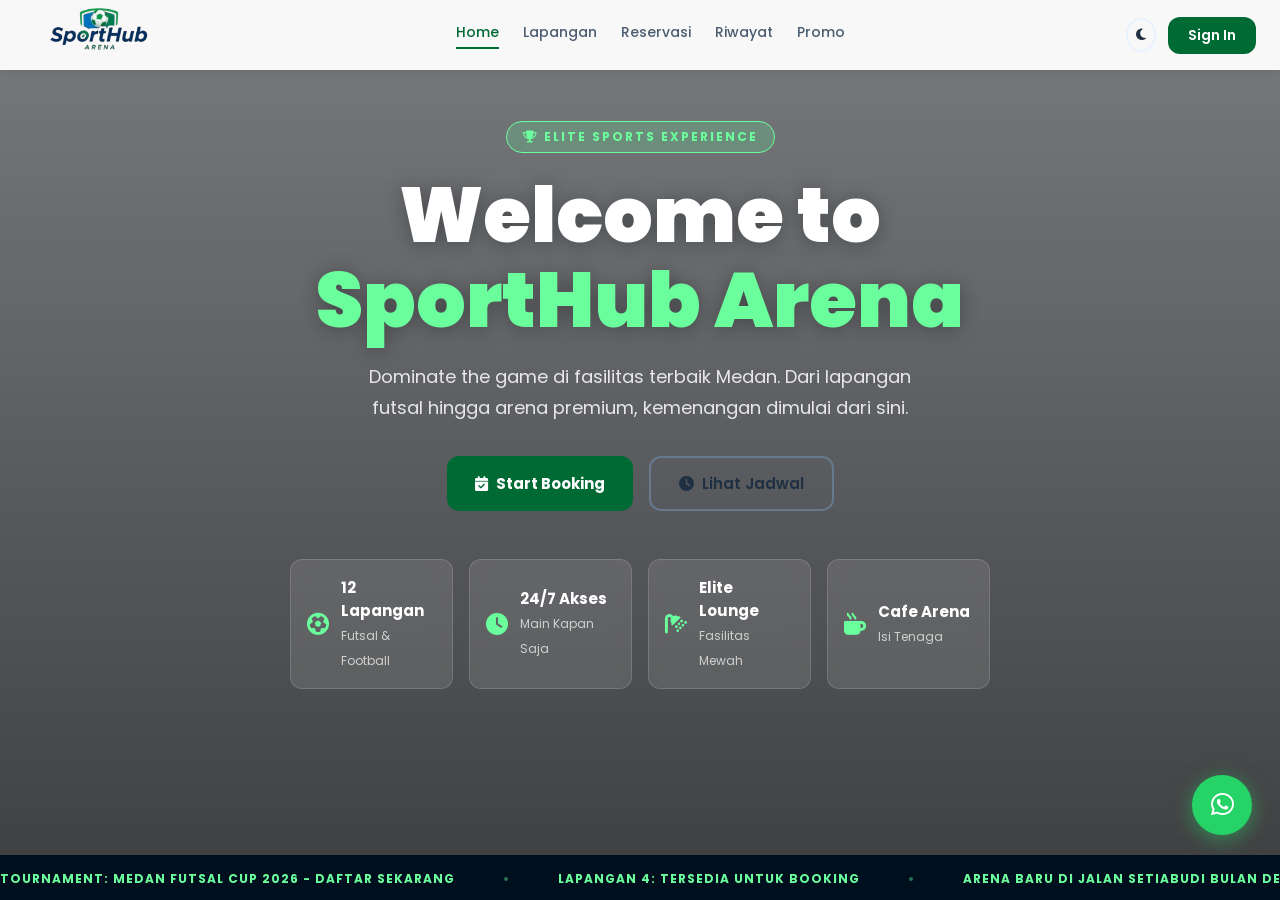
<file: index.html>
<!DOCTYPE html>
<html lang="id">

<head>
    <meta charset="UTF-8">
    <meta name="viewport" content="width=device-width, initial-scale=1.0">
    <title>SportHub Arena - Home</title>
    <link rel="stylesheet" href="css/style.css">
    <link href="https://fonts.googleapis.com/css2?family=Poppins:wght@300;400;600;700;800;900&display=swap"
        rel="stylesheet">
    <link href="https://cdnjs.cloudflare.com/ajax/libs/font-awesome/6.5.0/css/all.min.css" rel="stylesheet">
</head>

<body class="welcome-page">

    <!-- Background Slideshow -->
    <div class="bg-slideshow">
        <div class="bg-slide active"
            style="background-image: url('https://images.unsplash.com/photo-1574629810360-7efbbe195018?w=1920&q=80');">
        </div>
        <div class="bg-slide"
            style="background-image: url('https://images.unsplash.com/photo-1546519638-68e109498ffc?w=1920&q=80');">
        </div>
        <div class="bg-slide"
            style="background-image: url('https://images.unsplash.com/photo-1612872087720-bb876e2e67d1?w=1920&q=80');">
        </div>
        <div class="bg-slide"
            style="background-image: url('https://images.unsplash.com/photo-1626224583764-f87db24ac4ea?w=1920&q=80');">
        </div>
        <div class="overlay"></div>
    </div>

    <header>
    <!-- Navbar -->
    <nav class="navbar">
        <div class="nav-brand">
            <img src="asset/logo.png" alt="Logo" width="50">
        </div>
        <div class="nav-links">
            <a href="index.html" class="active">Home</a>
            <a href="fields.html">Lapangan</a>
            <a href="reservasi.html">Reservasi</a>
            <a href="riwayat.html">Riwayat</a>
            <a href="home.html#promo">Promo</a>
        </div>
        <div class="nav-actions">
            <button class="btn-dark-toggle" onclick="toggleDark()" title="Toggle Dark Mode">
                <i class="fas fa-moon" id="dark-icon"></i>
            </button>
            <a href="login.html" class="btn-signin">Sign In</a>
            <button class="hamburger" onclick="toggleMenu()" id="hamburger">
                <i class="fas fa-bars"></i>
            </button>
        </div>
    </nav>

    <!-- Mobile Menu -->
    <div class="mobile-menu" id="mobileMenu">
        <a href="index.html">Home</a>
        <a href="fields.html">Lapangan</a>
        <a href="reservasi.html">Reservasi</a>
        <a href="riwayat.html">Riwayat</a>
        <a href="home.html#promo">Promo</a>
        <a href="login.html">Sign In</a>
    </div>

    </header>

    <main>
    <!-- Hero Content -->
    <div class="hero-content">
        <span class="badge-label animate-fadein"><i class="fas fa-trophy"></i> Elite Sports Experience</span>

        <h1 class="hero-title animate-slideup">
            Welcome to <br>
            <span class="text-green">SportHub Arena</span>
        </h1>

        <p class="hero-desc animate-slideup delay-1">
            Dominate the game di fasilitas terbaik Medan. Dari lapangan futsal hingga arena premium, kemenangan dimulai
            dari sini.
        </p>

        <div class="hero-buttons animate-slideup delay-2">
            <a href="login.html" class="btn-primary">
                <i class="fas fa-calendar-check"></i> Start Booking
            </a>
            <a href="home.html" class="btn-outline">
                <i class="fas fa-clock"></i> Lihat Jadwal
            </a>
        </div>

        <!-- Stats -->
        <div class="hero-stats animate-fadein delay-3">
            <div class="stat-item">
                <i class="fas fa-futbol"></i>
                <div>
                    <strong>12 Lapangan</strong>
                    <span>Futsal & Football</span>
                </div>
            </div>
            <div class="stat-item">
                <i class="fas fa-clock"></i>
                <div>
                    <strong>24/7 Akses</strong>
                    <span>Main Kapan Saja</span>
                </div>
            </div>
            <div class="stat-item">
                <i class="fas fa-shower"></i>
                <div>
                    <strong>Elite Lounge</strong>
                    <span>Fasilitas Mewah</span>
                </div>
            </div>
            <div class="stat-item">
                <i class="fas fa-mug-hot"></i>
                <div>
                    <strong>Cafe Arena</strong>
                    <span>Isi Tenaga</span>
                </div>
            </div>
        </div>
    </div>

    <!-- Ticker Bar -->
    <div class="ticker-bar">
                <div class="ticker-content">
            <span>TOURNAMENT: MEDAN FUTSAL CUP 2026 - DAFTAR SEKARANG</span>
            <span class="dot">&bull;</span>
            <span>LAPANGAN 4: TERSEDIA UNTUK BOOKING</span>
            <span class="dot">&bull;</span>
            <span>ARENA BARU DI JALAN SETIABUDI BULAN DEPAN</span>
            <span class="dot">&bull;</span>
            <span>PROMO: DISKON 20% SLOT PAGI (06:00 - 10:00)</span>
            <span class="dot">&bull;</span>
            <span>TOURNAMENT: MEDAN FUTSAL CUP 2026 - DAFTAR SEKARANG</span>
            <span class="dot">&bull;</span>
            <span>LAPANGAN 4: TERSEDIA UNTUK BOOKING</span>
            <span class="dot">&bull;</span>
            <span>ARENA BARU DI JALAN SETIABUDI BULAN DEPAN</span>
            <span class="dot">&bull;</span>
            <span>PROMO: DISKON 20% SLOT PAGI (06:00 - 10:00)</span>
        </div>
    </div>

    </main>

    <!-- FAB Support -->
    <div class="fab-container">
        <button class="fab-btn" title="WhatsApp Support" onclick="window.open('https://wa.me/628123456789')">
            <i class="fab fa-whatsapp"></i>
        </button>
        <span class="fab-tooltip">Chat Support</span>
    </div>

    <script src="js/script.js"></script>
</body>

</html>
</file>
<file: css/style.css>
/* ========================================
   style.css - SportHub Arena
   ======================================== */

:root {
    --hijau: #006a35;
    --hijau-muda: #6bfe9c;
    --hijau-gelap: #004a23;
    --putih: #ffffff;
    --abu-muda: #f2f7ff;
    --abu: #e8f2ff;
    --abu-tua: #66798d;
    --teks: #1e3042;
    --teks-sub: #4b5d70;
    --merah: #b31b25;
    --biru: #006093;
    --shadow: 0 4px 20px rgba(0,0,0,0.1);
    --radius: 12px;
    --radius-besar: 20px;
    --transition: 0.3s ease;
    --navbar-height: 70px;
}

/* ===== Dark Mode ===== */
body.dark {
    --putih: #1a1a2e;
    --abu-muda: #16213e;
    --abu: #0f3460;
    --teks: #e8f2ff;
    --teks-sub: #9cafc5;
    --abu-tua: #9cafc5;
}

/* ===== Reset Dasar ===== */
* {
    margin: 0;
    padding: 0;
    box-sizing: border-box;
}

body {
    font-family: 'Poppins', sans-serif;
    background-color: var(--abu-muda);
    color: var(--teks);
    transition: background-color var(--transition), color var(--transition);
}

a {
    text-decoration: none;
    color: inherit;
}

/* ===================================
   NAVBAR
=================================== */
.navbar {
    position: fixed;
    top: 0;
    left: 0;
    right: 0;
    height: var(--navbar-height);
    background: rgba(255,255,255,0.95);
    backdrop-filter: blur(10px);
    box-shadow: 0 2px 10px rgba(0,0,0,0.08);
    display: flex;
    align-items: center;
    justify-content: space-between;
    padding: 0 24px;
    z-index: 1000;
    transition: background var(--transition);
}

body.dark .navbar {
    background: rgba(22, 33, 62, 0.95);
}

.nav-brand img{
    width: 150px;
    height: auto;
    /* display: flex;
    align-items: center;
    gap: 10px;
    font-size: 20px;
    font-weight: 800;
    color: var(--hijau);
    font-style: italic; */
}

.nav-brand i {
    font-size: 22px;
}

.nav-links {
    display: flex;
    gap: 24px;
}

.nav-links a {
    font-size: 14px;
    font-weight: 500;
    color: var(--teks-sub);
    transition: color var(--transition);
    padding-bottom: 4px;
    border-bottom: 2px solid transparent;
}

.nav-links a:hover,
.nav-links a.active {
    color: var(--hijau);
    border-bottom-color: var(--hijau);
}

.nav-actions {
    display: flex;
    align-items: center;
    gap: 12px;
}

/* Tombol Dark Mode */
.btn-dark-toggle {
    background: none;
    border: 2px solid var(--abu);
    padding: 8px;
    border-radius: 50%;
    cursor: pointer;
    color: var(--teks);
    display: flex;
    align-items: center;
    justify-content: center;
    transition: all var(--transition);
}

.btn-dark-toggle:hover {
    background: var(--hijau);
    color: white;
    border-color: var(--hijau);
}

/* Tombol Sign In */
.btn-signin {
    background: var(--hijau);
    color: white;
    padding: 8px 20px;
    border-radius: var(--radius);
    font-size: 14px;
    font-weight: 600;
    transition: all var(--transition);
}

.btn-signin:hover {
    background: var(--hijau-gelap);
}

/* Hamburger Menu */
.hamburger {
    display: none;
    background: none;
    border: none;
    font-size: 22px;
    cursor: pointer;
    color: var(--teks);
}

/* Mobile Menu */
.mobile-menu {
    display: none;
    position: fixed;
    top: var(--navbar-height);
    left: 0;
    right: 0;
    background: var(--putih);
    padding: 20px;
    box-shadow: var(--shadow);
    z-index: 999;
    flex-direction: column;
    gap: 8px;
}

.mobile-menu a {
    padding: 12px 16px;
    border-radius: var(--radius);
    font-weight: 500;
    color: var(--teks);
    transition: all var(--transition);
}

.mobile-menu a:hover {
    background: var(--abu);
    color: var(--hijau);
}

.mobile-menu.open {
    display: flex;
}

/* Search Bar di Navbar */
.search-bar {
    display: flex;
    align-items: center;
    gap: 8px;
    background: var(--abu);
    border-radius: 100px;
    padding: 8px 16px;
}

.search-bar input {
    border: none;
    background: none;
    outline: none;
    font-size: 13px;
    width: 180px;
    color: var(--teks);
}

.search-bar i {
    color: var(--abu-tua);
    font-size: 14px;
}

/* User Menu Dropdown */
.user-menu {
    display: flex;
    align-items: center;
    gap: 8px;
    cursor: pointer;
    padding: 6px 12px;
    border-radius: 100px;
    border: 2px solid var(--abu);
    position: relative;
    transition: all var(--transition);
}

.user-menu:hover {
    border-color: var(--hijau);
}

.user-avatar {
    width: 32px;
    height: 32px;
    border-radius: 50%;
    background: var(--hijau-muda);
    display: flex;
    align-items: center;
    justify-content: center;
    color: var(--hijau);
    font-size: 14px;
}

.user-name {
    font-size: 13px;
    font-weight: 600;
}

.dropdown-menu {
    display: none;
    position: absolute;
    top: calc(100% + 10px);
    right: 0;
    background: var(--putih);
    border-radius: var(--radius);
    box-shadow: var(--shadow);
    min-width: 180px;
    overflow: hidden;
    border: 1px solid var(--abu);
}

.dropdown-menu.show {
    display: block;
}

.dropdown-menu a {
    display: flex;
    align-items: center;
    gap: 10px;
    padding: 12px 16px;
    font-size: 13px;
    font-weight: 500;
    color: var(--teks);
    transition: all var(--transition);
}

.dropdown-menu a:hover {
    background: var(--abu);
    color: var(--hijau);
}

/* ===================================
   TOMBOL UMUM
=================================== */
.btn-primary {
    display: inline-flex;
    align-items: center;
    gap: 8px;
    background: var(--hijau);
    color: white;
    padding: 14px 28px;
    border-radius: var(--radius);
    font-size: 15px;
    font-weight: 700;
    border: none;
    cursor: pointer;
    transition: all var(--transition);
    text-decoration: none;
}

.btn-primary:hover {
    background: var(--hijau-gelap);
    transform: translateY(-2px);
    box-shadow: 0 8px 20px rgba(0,106,53,0.3);
}

.btn-primary:active {
    transform: scale(0.97);
}

.btn-outline {
    display: inline-flex;
    align-items: center;
    gap: 8px;
    background: transparent;
    color: var(--teks);
    padding: 14px 28px;
    border-radius: var(--radius);
    font-size: 15px;
    font-weight: 600;
    border: 2px solid var(--abu-tua);
    cursor: pointer;
    transition: all var(--transition);
    text-decoration: none;
}

.btn-outline:hover {
    border-color: var(--hijau);
    color: var(--hijau);
}

/* ===================================
   WELCOME PAGE
=================================== */
.welcome-page {
    min-height: 100vh;
}

/* Slideshow */
.bg-slideshow {
    position: fixed;
    inset: 0;
    z-index: -1;
}

.bg-slide {
    position: absolute;
    inset: 0;
    background-size: cover;
    background-position: center;
    opacity: 0;
    transition: opacity 1.5s ease;
}

.bg-slide.active {
    opacity: 1;
}

.overlay {
    position: absolute;
    inset: 0;
    background: linear-gradient(180deg, rgba(0,0,0,0.5) 0%, rgba(0,0,0,0.75) 100%);
}

/* Hero Content */
.hero-content {
    min-height: calc(100vh - 60px);
    padding-top: calc(var(--navbar-height) + 20px);
    padding-left: 24px;
    padding-right: 24px;
    padding-bottom: 120px;
    display: flex;
    flex-direction: column;
    align-items: center;
    justify-content: center;
    text-align: center;
    max-width: 900px;
    margin: 0 auto;
    box-sizing: border-box;
}

body{
    overflow-x: hidden;
}

.badge-label {
    display: inline-block;
    background: rgba(107, 254, 156, 0.2);
    color: var(--hijau-muda);
    border: 1px solid var(--hijau-muda);
    padding: 6px 16px;
    border-radius: 100px;
    font-size: 12px;
    font-weight: 700;
    letter-spacing: 2px;
    text-transform: uppercase;
    margin-bottom: 20px;
}

.hero-title {
    font-size: clamp(2.5rem, 6vw, 5rem);
    font-weight: 900;
    color: white;
    line-height: 1.1;
    margin-bottom: 20px;
    text-shadow: 0 2px 20px rgba(0,0,0,0.3);
}

.text-green {
    color: var(--hijau-muda);
}

.hero-desc {
    font-size: 18px;
    color: rgba(255,255,255,0.85);
    max-width: 580px;
    line-height: 1.7;
    margin-bottom: 32px;
}

.hero-buttons {
    display: flex;
    gap: 16px;
    flex-wrap: wrap;
    justify-content: center;
    margin-bottom: 48px;
}

.hero-stats {
    display: grid;
    grid-template-columns: repeat(auto-fit, minmax(140px, 1fr));
    gap: 16px;
    width: 100%;
    max-width: 700px;
}

.stat-item {
    background: rgba(255,255,255,0.1);
    backdrop-filter: blur(10px);
    border: 1px solid rgba(255,255,255,0.15);
    border-radius: var(--radius);
    padding: 16px;
    display: flex;
    align-items: center;
    gap: 12px;
    text-align: left;
}

.stat-item i {
    font-size: 22px;
    color: var(--hijau-muda);
}

.stat-item strong {
    display: block;
    color: white;
    font-size: 15px;
}

.stat-item span {
    font-size: 12px;
    color: rgba(255,255,255,0.7);
}

/* Ticker Bar */
.ticker-bar {
    position: fixed;
    bottom: 0;
    left: 0;
    right: 0;
    background: #000f1e;
    padding: 10px 0;
    z-index: 100;
    overflow: hidden;
}

.ticker-content {
    display: inline-flex;
    gap: 48px;
    animation: marquee 35s linear infinite;
    white-space: nowrap;
    color: var(--hijau-muda);
    font-size: 12px;
    font-weight: 700;
    letter-spacing: 1px;
    text-transform: uppercase;
}

.ticker-content .dot {
    color: rgba(107,254,156,0.4);
}

@keyframes marquee {
    from { transform: translateX(0); }
    to { transform: translateX(-50%); }
}

/* ===================================
   ANIMASI
=================================== */
.animate-fadein {
    animation: fadeIn 0.8s ease forwards;
}

.animate-slideup {
    animation: slideUp 0.8s ease forwards;
}

.delay-1 { animation-delay: 0.2s; opacity: 0; }
.delay-2 { animation-delay: 0.4s; opacity: 0; }
.delay-3 { animation-delay: 0.6s; opacity: 0; }

@keyframes fadeIn {
    from { opacity: 0; }
    to { opacity: 1; }
}

@keyframes slideUp {
    from { transform: translateY(40px); opacity: 0; }
    to { transform: translateY(0); opacity: 1; }
}

/* ===================================
   AUTH PAGE (LOGIN / REGISTER)
=================================== */
.auth-page {
    min-height: 100vh;
}

.auth-main {
    min-height: 100vh;
    padding-top: var(--navbar-height);
    display: flex;
}

/* Kiri: Hero */
.auth-hero {
    flex: 1;
    position: relative;
    display: none;
    overflow: hidden;
}

.auth-hero-img {
    width: 100%;
    height: 100%;
    object-fit: cover;
}

.auth-hero-overlay {
    position: absolute;
    inset: 0;
    background: linear-gradient(to top, rgba(0,60,30,0.9) 0%, rgba(0,60,30,0.4) 100%);
    display: flex;
    flex-direction: column;
    justify-content: flex-end;
    padding: 48px;
    color: white;
}

.auth-hero-overlay h2 {
    font-size: 42px;
    font-weight: 900;
    line-height: 1.1;
    margin-bottom: 16px;
    font-style: italic;
}

.auth-hero-overlay p {
    font-size: 16px;
    opacity: 0.85;
    max-width: 380px;
    line-height: 1.7;
    margin-bottom: 32px;
}

.auth-hero-stats {
    display: flex;
    gap: 16px;
}

.auth-stat {
    background: rgba(255,255,255,0.15);
    padding: 16px 24px;
    border-radius: var(--radius);
    display: flex;
    flex-direction: column;
    gap: 4px;
}

.auth-stat .stat-label {
    font-size: 11px;
    text-transform: uppercase;
    letter-spacing: 2px;
    opacity: 0.8;
}

.auth-stat .stat-value {
    font-size: 26px;
    font-weight: 900;
}

/* Kanan: Form */
.auth-form-container {
    width: 100%;
    max-width: 540px;
    background: var(--putih);
    padding: 48px 40px;
    overflow-y: auto;
    display: flex;
    flex-direction: column;
    justify-content: center;
}

/* Auth Views (Tab System) */
.auth-view {
    display: none;
}

.auth-view.active {
    display: flex;
    flex-direction: column;
    gap: 0;
    animation: fadeIn 0.4s ease;
}

/* Tab Login/Register */
.auth-tabs {
    display: flex;
    gap: 0;
    margin-bottom: 32px;
    border-bottom: 2px solid var(--abu);
}

.tab-btn {
    background: none;
    border: none;
    padding: 14px 24px;
    font-size: 16px;
    font-weight: 700;
    font-family: 'Poppins', sans-serif;
    cursor: pointer;
    color: var(--abu-tua);
    border-bottom: 3px solid transparent;
    margin-bottom: -2px;
    transition: all var(--transition);
}

.tab-btn.active {
    color: var(--hijau);
    border-bottom-color: var(--hijau);
}

/* Form Header */
.form-header {
    margin-bottom: 24px;
}

.form-header h2 {
    font-size: 28px;
    font-weight: 800;
    margin-bottom: 6px;
}

.form-header p {
    color: var(--teks-sub);
    font-size: 14px;
}

/* Form Group */
.form-group {
    display: flex;
    flex-direction: column;
    gap: 6px;
    margin-bottom: 16px;
}

.form-group label {
    font-size: 12px;
    font-weight: 700;
    text-transform: uppercase;
    letter-spacing: 1px;
    color: var(--abu-tua);
    display: flex;
    justify-content: space-between;
    align-items: center;
}

/* Input dengan ikon */
.input-icon {
    position: relative;
    display: flex;
    align-items: center;
}

.input-icon > i:first-child {
    position: absolute;
    left: 16px;
    color: var(--abu-tua);
    font-size: 15px;
    pointer-events: none;
}

.input-icon input,
.input-icon textarea {
    width: 100%;
    padding: 14px 16px 14px 44px;
    background: var(--abu);
    border: 2px solid transparent;
    border-radius: var(--radius);
    font-size: 15px;
    font-family: 'Poppins', sans-serif;
    color: var(--teks);
    outline: none;
    transition: border-color var(--transition);
}

.input-icon textarea {
    resize: vertical;
    min-height: 80px;
}

.input-icon input:focus,
.input-icon textarea:focus {
    border-color: var(--hijau);
    background: rgba(0,106,53,0.05);
}

/* Toggle Password */
.toggle-pw {
    position: absolute;
    top: 50%;
    right: 14px;
    transform: translateY(-50%);
    background: none;
    border: none;
    cursor: pointer;
    color: var(--abu-tua);
    font-size: 15px;
    padding: 4px;
}

.toggle-pw:hover {
    color: var(--hijau);
}

/* Sembunyikan ikon mata bawaan browser Edge/IE agar tidak dobel dengan ikon custom */
input[type="password"]::-ms-reveal,
input[type="password"]::-ms-clear {
    display: none;
}

/* Forgot Link */
.forgot-link {
    color: var(--hijau);
    font-size: 12px;
    font-weight: 700;
    text-transform: none;
    letter-spacing: 0;
}

.forgot-link:hover {
    text-decoration: underline;
}

/* Form Row 2 kolom */
.form-row {
    display: grid;
    grid-template-columns: 1fr 1fr;
    gap: 12px;
}

/* Submit Button */
.btn-submit {
    width: 100%;
    padding: 16px;
    background: var(--hijau);
    color: white;
    border: none;
    border-radius: var(--radius);
    font-size: 16px;
    font-weight: 800;
    font-family: 'Poppins', sans-serif;
    cursor: pointer;
    transition: all var(--transition);
    display: flex;
    align-items: center;
    justify-content: center;
    gap: 10px;
    margin-top: 8px;
    letter-spacing: 0.5px;
}

.btn-submit:hover {
    background: var(--hijau-gelap);
    transform: translateY(-2px);
    box-shadow: 0 8px 20px rgba(0,106,53,0.3);
}

.btn-submit:active {
    transform: scale(0.98);
}

/* Notifikasi */
.notif {
    display: flex;
    align-items: center;
    gap: 10px;
    padding: 14px 16px;
    border-radius: var(--radius);
    font-size: 14px;
    font-weight: 600;
    margin-bottom: 16px;
}

.notif.hidden {
    display: none;
}

.notif-error {
    background: rgba(179,27,37,0.1);
    color: var(--merah);
    border: 1px solid rgba(179,27,37,0.3);
}

.notif-success {
    background: rgba(0,106,53,0.1);
    color: var(--hijau);
    border: 1px solid rgba(0,106,53,0.3);
}

/* Divider */
.divider {
    display: flex;
    align-items: center;
    gap: 12px;
    margin: 20px 0;
}

.divider::before,
.divider::after {
    content: '';
    flex: 1;
    height: 1px;
    background: var(--abu);
}

.divider span {
    font-size: 11px;
    font-weight: 700;
    color: var(--abu-tua);
    letter-spacing: 1px;
    white-space: nowrap;
}

/* Social Buttons */
.social-buttons {
    display: grid;
    grid-template-columns: 1fr 1fr;
    gap: 12px;
}

.btn-social {
    display: flex;
    align-items: center;
    justify-content: center;
    gap: 10px;
    padding: 12px;
    border: 2px solid var(--abu);
    border-radius: var(--radius);
    background: var(--putih);
    cursor: pointer;
    font-size: 14px;
    font-weight: 600;
    font-family: 'Poppins', sans-serif;
    color: var(--teks);
    transition: all var(--transition);
}

.btn-social:hover {
    border-color: var(--hijau);
    color: var(--hijau);
}

/* Back Button */
.back-btn {
    display: inline-flex;
    align-items: center;
    gap: 8px;
    background: none;
    border: none;
    font-family: 'Poppins', sans-serif;
    font-size: 14px;
    font-weight: 600;
    color: var(--teks-sub);
    cursor: pointer;
    padding: 0;
    margin-bottom: 24px;
    transition: color var(--transition);
}

.back-btn:hover {
    color: var(--hijau);
}

/* OTP Simulation Box */
.otp-simulation {
    background: rgba(107,254,156,0.1);
    border: 1px solid var(--hijau-muda);
    border-radius: var(--radius);
    padding: 14px 16px;
    display: flex;
    align-items: center;
    gap: 10px;
    font-size: 14px;
    font-weight: 600;
    color: var(--hijau);
    margin-bottom: 16px;
}

/* OTP Input Boxes */
.otp-inputs {
    display: flex;
    gap: 10px;
    justify-content: center;
    margin: 8px 0;
}

.otp-box {
    width: 52px;
    height: 60px;
    text-align: center;
    font-size: 24px;
    font-weight: 800;
    font-family: 'Poppins', sans-serif;
    background: var(--abu);
    border: 2px solid transparent;
    border-radius: var(--radius);
    outline: none;
    color: var(--teks);
    transition: border-color var(--transition);
}

.otp-box:focus {
    border-color: var(--hijau);
    background: rgba(0,106,53,0.05);
}

/* Resend OTP */
.resend-otp {
    text-align: center;
    font-size: 13px;
    color: var(--abu-tua);
    margin-top: 16px;
}

.resend-otp a {
    color: var(--hijau);
    font-weight: 700;
}

/* ===================================
   HOME PAGE
=================================== */
.home-page {
    min-height: 100vh;
}

.home-main {
    padding-top: calc(var(--navbar-height) + 24px);
    padding-bottom: 60px;
    max-width: 1200px;
    margin: 0 auto;
    padding-left: 24px;
    padding-right: 24px;
}

/* Page Header */
.page-header {
    margin-bottom: 32px;
    padding: 32px;
    background: linear-gradient(135deg, var(--hijau), #00a86b);
    border-radius: var(--radius-besar);
    color: white;
}

.page-header h1 {
    font-size: 32px;
    font-weight: 800;
    margin-bottom: 8px;
}

.page-header p {
    font-size: 16px;
    opacity: 0.85;
}

/* Section */
.section {
    margin-bottom: 48px;
}

.section-title {
    font-size: 24px;
    font-weight: 800;
    margin-bottom: 20px;
}

.section-sub {
    font-size: 14px;
    color: var(--teks-sub);
    margin-top: -12px;
    margin-bottom: 20px;
}

.section-header {
    display: flex;
    justify-content: space-between;
    align-items: flex-end;
    margin-bottom: 20px;
}

.link-more {
    font-size: 14px;
    font-weight: 700;
    color: var(--hijau);
    transition: opacity var(--transition);
}

.link-more:hover {
    opacity: 0.7;
}

/* Hero Section Home */
.home-hero{
    position:relative;
    display:grid;
    grid-template-columns:1fr 280px;
    gap:20px;
    margin-bottom:48px;
    align-items:start;
}

/*HERO IMAGE LEFT */
.home-hero-img-wrap{
    position:relative;
    height:400px;
    border-radius:var(--radius-besar);
    overflow:hidden;
}

/* semua gambar ditumpuk */
.home-hero-img{
    position:absolute;
    top:0;
    left:0;
    width:100%;
    height:100%;
    object-fit:cover;
    opacity:0;
    transform:scale(1);
    animation:heroFade 12s infinite ease-in-out;
    will-change: opacity, transform;
}

/* delay tiap gambar */
.home-hero-img:nth-child(1){ animation-delay:0s; }
.home-hero-img:nth-child(2){ animation-delay:3s; }
.home-hero-img:nth-child(3){ animation-delay:6s; }
.home-hero-img:nth-child(4){ animation-delay:9s; }

@keyframes heroFade{

    0%{
        opacity:0;
        transform:scale(1);
    }

    8%{
        opacity:1;
        transform:scale(1.02);
    }

    25%{
        opacity:1;
        transform:scale(1.05);
    }

    33%{
        opacity:0;
        transform:scale(1.08);
    }

    100%{
        opacity:0;
        transform:scale(1.08);
    }
}

/* overlay gelap */
.home-hero-overlay{
    position:absolute;
    inset:0;
    z-index:5;
    background:linear-gradient(to top, rgba(0,0,0,.78) 0%, transparent 60%);
}

/* ===============================
   TEXT DI ATAS GAMBAR
================================= */
.home-hero-text{
    position:absolute;
    left:32px;
    right:20px;
    bottom:22px;
    color:#fff;
    z-index:10;
}

.home-hero-text h1{
    font-size:32px;
    font-weight:800;
    line-height:1.2;
    margin:6px 0;
}

.home-hero-text p{
    font-size:13px;
    opacity:.88;
    max-width:420px;
}

/* Weather Widget */
.weather-container {
  position: relative; 
  z-index: 1;
  overflow: hidden;
}
.weather-widget {
    position:relative;
    background: var(--putih);
    border-radius: var(--radius-besar);
    padding: 24px;
    display: flex;
    flex-direction: column;
    gap: 16px;
    box-shadow: var(--shadow);
    border: 1px solid var(--abu);
}

.weather-top {
    display: flex;
    justify-content: space-between;
    align-items: flex-start;
}

.weather-label {
    font-size: 10px;
    font-weight: 700;
    text-transform: uppercase;
    letter-spacing: 2px;
    color: var(--abu-tua);
}

.weather-top h3 {
    font-size: 18px;
    font-weight: 700;
    margin-top: 4px;
}

.weather-icon {
    font-size: 40px;
    color: var(--hijau);
}

.weather-temp .temp-big {
    font-size: 56px;
    font-weight: 900;
    line-height: 1;
}

.weather-temp .temp-unit {
    font-size: 22px;
    font-weight: 700;
    color: var(--teks-sub);
}

.weather-temp p {
    font-size: 13px;
    color: var(--teks-sub);
    margin-top: 6px;
}

.weather-note {
    background: var(--abu);
    border-radius: var(--radius);
    padding: 12px;
    font-size: 13px;
    color: var(--teks-sub);
    font-style: italic;
    line-height: 1.5;
}

/* Sport Category Cards */
.sport-grid {
    display: grid;
    grid-template-columns: repeat(4, 1fr);
    gap: 16px;
}

.sport-card {
    background: var(--putih);
    border-radius: var(--radius-besar);
    padding: 28px 20px;
    text-align: center;
    cursor: pointer;
    transition: all var(--transition);
    border: 2px solid transparent;
    display: block;
    color: var(--teks);
    text-decoration: none;
}

.sport-card:hover {
    border-color: var(--hijau);
    transform: translateY(-6px);
    box-shadow: 0 12px 30px rgba(0,106,53,0.15);
}

.sport-icon {
    width: 56px;
    height: 56px;
    background: var(--abu);
    border-radius: 16px;
    display: flex;
    align-items: center;
    justify-content: center;
    font-size: 28px;
    margin: 0 auto 16px;
    transition: all var(--transition);
}

.sport-card:hover .sport-icon {
    background: var(--hijau-muda);
}

.sport-card h3 {
    font-size: 17px;
    font-weight: 700;
    margin-bottom: 4px;
}

.sport-card p {
    font-size: 12px;
    color: var(--teks-sub);
    text-transform: uppercase;
    letter-spacing: 1px;
}

/* Field Cards */
.field-grid {
    display: grid;
    grid-template-columns: repeat(auto-fill, minmax(300px, 1fr));
    gap: 24px;
}

.field-card {
    background: var(--putih);
    border-radius: var(--radius-besar);
    overflow: hidden;
    transition: all var(--transition);
    box-shadow: 0 2px 12px rgba(0,0,0,0.06);
}

.field-card:hover {
    transform: translateY(-4px);
    box-shadow: 0 12px 30px rgba(0,0,0,0.12);
}

.field-card-booked {
    opacity: 0.75;
}

.field-card-img {
    height: 200px;
    position: relative;
    overflow: hidden;
}

.field-card-img img {
    width: 100%;
    height: 100%;
    object-fit: cover;
    transition: transform 0.5s ease;
}

.field-card:hover .field-card-img img {
    transform: scale(1.08);
}

.field-badge {
    position: absolute;
    top: 12px;
    left: 12px;
    background: var(--hijau);
    color: white;
    font-size: 11px;
    font-weight: 700;
    padding: 4px 10px;
    border-radius: 100px;
    text-transform: uppercase;
}

.field-rating {
    position: absolute;
    top: 12px;
    right: 12px;
    background: rgba(255,255,255,0.95);
    font-size: 12px;
    font-weight: 700;
    padding: 4px 10px;
    border-radius: 100px;
}

.field-status {
    position: absolute;
    bottom: 12px;
    left: 12px;
    font-size: 12px;
    font-weight: 700;
    padding: 4px 12px;
    border-radius: 100px;
}

.status-available {
    background: rgba(0,200,80,0.15);
    color: #00a050;
    border: 1px solid rgba(0,200,80,0.3);
}

.status-booked {
    background: rgba(200,0,0,0.15);
    color: #cc0000;
    border: 1px solid rgba(200,0,0,0.3);
}

.status-maintenance {
    background: rgba(200,150,0,0.15);
    color: #cc8800;
    border: 1px solid rgba(200,150,0,0.3);
}

.field-card-body {
    padding: 20px;
}

.field-card-body h4 {
    font-size: 18px;
    font-weight: 700;
    margin-bottom: 8px;
}

.field-sport,
.field-location {
    display: flex;
    align-items: center;
    gap: 6px;
    font-size: 13px;
    color: var(--teks-sub);
    margin-bottom: 6px;
}

.field-card-footer {
    display: flex;
    justify-content: space-between;
    align-items: center;
    margin-top: 16px;
    padding-top: 16px;
    border-top: 1px solid var(--abu);
}

.field-price strong {
    font-size: 20px;
    color: var(--hijau);
}

.field-price span {
    font-size: 12px;
    color: var(--teks-sub);
}

.btn-book {
    background: var(--abu);
    color: var(--teks);
    border: none;
    padding: 10px 20px;
    border-radius: var(--radius);
    font-size: 13px;
    font-weight: 700;
    cursor: pointer;
    font-family: 'Poppins', sans-serif;
    transition: all var(--transition);
    text-decoration: none;
    display: inline-block;
}

.btn-book:hover {
    background: var(--hijau);
    color: white;
}

.btn-book-disabled {
    opacity: 0.5;
    cursor: not-allowed;
}

/* Promo Banner */
.promo-banner {
    background: #000f1e;
    border-radius: var(--radius-besar);
    padding: 48px;
    display: grid;
    grid-template-columns: 1fr auto;
    gap: 32px;
    align-items: center;
    position: relative;
    overflow: hidden;
}

.promo-deco {
    position: absolute;
    inset: 0;
    pointer-events: none;
}

.promo-content {
    position: relative;
    z-index: 1;
}

.promo-content h2 {
    font-size: 40px;
    font-weight: 900;
    color: white;
    line-height: 1.2;
    margin: 12px 0;
}

.promo-content p {
    color: rgba(255,255,255,0.6);
    max-width: 400px;
    font-size: 15px;
    line-height: 1.7;
}

.promo-card-wrap {
    position: relative;
    z-index: 1;
}

.promo-card {
    background: rgba(255,255,255,0.1);
    backdrop-filter: blur(12px);
    border: 1px solid rgba(255,255,255,0.1);
    border-radius: var(--radius-besar);
    padding: 28px;
    min-width: 200px;
    transform: rotate(3deg);
}

.promo-card-top {
    display: flex;
    justify-content: space-between;
    color: var(--hijau-muda);
    font-size: 13px;
    font-weight: 700;
    margin-bottom: 24px;
}

.promo-card-top i {
    font-size: 28px;
}

.promo-card-info p {
    font-size: 11px;
    text-transform: uppercase;
    letter-spacing: 2px;
    color: rgba(255,255,255,0.5);
    margin-bottom: 4px;
}

.promo-card-info strong {
    color: white;
    font-size: 17px;
}

.promo-card-code {
    display: flex;
    justify-content: space-between;
    align-items: center;
    margin-top: 20px;
    padding-top: 16px;
    border-top: 1px solid rgba(255,255,255,0.1);
}

.promo-card-code span {
    color: white;
    font-weight: 700;
}

.promo-card-code button {
    background: none;
    border: none;
    color: var(--hijau-muda);
    font-size: 11px;
    font-weight: 800;
    cursor: pointer;
    font-family: 'Poppins', sans-serif;
    letter-spacing: 0.5px;
}

/* Maps */
.map-container {
    border-radius: var(--radius-besar);
    overflow: hidden;
    box-shadow: var(--shadow);
}

.map-actions {
    display: flex;
    align-items: center;
    gap: 16px;
    padding: 20px;
    background: var(--putih);
    flex-wrap: wrap;
}

.map-address {
    display: flex;
    align-items: center;
    gap: 8px;
    font-size: 14px;
    color: var(--teks-sub);
}

.map-address i {
    color: var(--merah);
}

/* ===================================
   FILTER BAR (Fields Page)
=================================== */
.filter-bar {
    display: flex;
    gap: 16px;
    align-items: center;
    flex-wrap: wrap;
    margin-bottom: 24px;
    background: var(--putih);
    padding: 20px;
    border-radius: var(--radius-besar);
    box-shadow: 0 2px 12px rgba(0,0,0,0.05);
}

.filter-search {
    display: flex;
    align-items: center;
    gap: 10px;
    background: var(--abu);
    border-radius: var(--radius);
    padding: 10px 16px;
    flex: 1;
    min-width: 200px;
}

.filter-search input {
    border: none;
    background: none;
    outline: none;
    font-size: 14px;
    font-family: 'Poppins', sans-serif;
    width: 100%;
    color: var(--teks);
}

.filter-search i {
    color: var(--abu-tua);
}

.filter-tabs {
    display: flex;
    gap: 8px;
    flex-wrap: wrap;
}

.filter-tab {
    padding: 10px 18px;
    border-radius: 100px;
    border: 2px solid var(--abu);
    background: var(--putih);
    font-size: 13px;
    font-weight: 600;
    font-family: 'Poppins', sans-serif;
    cursor: pointer;
    color: var(--teks);
    transition: all var(--transition);
}

.filter-tab.active,
.filter-tab:hover {
    background: var(--hijau);
    color: white;
    border-color: var(--hijau);
}

.filter-status select {
    padding: 10px 16px;
    border-radius: var(--radius);
    border: 2px solid var(--abu);
    background: var(--putih);
    font-family: 'Poppins', sans-serif;
    font-size: 13px;
    color: var(--teks);
    cursor: pointer;
    outline: none;
}

.result-count {
    font-size: 13px;
    color: var(--teks-sub);
    margin-bottom: 16px;
}

.empty-state {
    text-align: center;
    padding: 60px 20px;
    color: var(--teks-sub);
}

.empty-state i {
    font-size: 48px;
    margin-bottom: 16px;
    opacity: 0.3;
    display: block;
}

.empty-state p {
    font-size: 16px;
    font-weight: 600;
}

.empty-state.hidden {
    display: none;
}

/* ===================================
   RESERVASI - BOOKING STEPS
=================================== */
.booking-progress {
    display: flex;
    align-items: center;
    justify-content: center;
    gap: 0;
    margin-bottom: 40px;
    padding: 24px;
    background: var(--putih);
    border-radius: var(--radius-besar);
    box-shadow: 0 2px 12px rgba(0,0,0,0.05);
    overflow-x: auto;
}

.step {
    display: flex;
    flex-direction: column;
    align-items: center;
    gap: 8px;
    min-width: 80px;
}

.step-circle {
    width: 44px;
    height: 44px;
    border-radius: 50%;
    background: var(--abu);
    color: var(--abu-tua);
    font-size: 16px;
    font-weight: 800;
    display: flex;
    align-items: center;
    justify-content: center;
    transition: all var(--transition);
    border: 3px solid var(--abu);
}

.step span {
    font-size: 11px;
    font-weight: 600;
    color: var(--abu-tua);
    text-align: center;
    white-space: nowrap;
}

.step.active .step-circle {
    background: var(--hijau);
    color: white;
    border-color: var(--hijau);
    box-shadow: 0 4px 12px rgba(0,106,53,0.4);
}

.step.active span {
    color: var(--hijau);
    font-weight: 700;
}

.step.done .step-circle {
    background: var(--hijau-gelap);
    color: white;
    border-color: var(--hijau-gelap);
}

.step.done .step-circle::before {
    content: '✓';
}

.step.done span {
    color: var(--hijau-gelap);
}

.step-line {
    flex: 1;
    height: 3px;
    background: var(--abu);
    min-width: 20px;
    max-width: 60px;
    margin-bottom: 26px;
    transition: background var(--transition);
}

/* Booking Step Panels */
.booking-step {
    display: none;
}

.booking-step.active {
    display: block;
    animation: fadeIn 0.4s ease;
}

.step-card {
    background: var(--putih);
    border-radius: var(--radius-besar);
    padding: 40px;
    box-shadow: 0 2px 12px rgba(0,0,0,0.05);
}

.step-card h2 {
    font-size: 26px;
    font-weight: 800;
    margin-bottom: 8px;
    display: flex;
    align-items: center;
    gap: 12px;
}

.step-card h2 i {
    color: var(--hijau);
}

.step-desc {
    color: var(--teks-sub);
    font-size: 14px;
    margin-bottom: 28px;
}

/* Sport Select Grid */
.sport-select-grid {
    display: grid;
    grid-template-columns: repeat(4, 1fr);
    gap: 16px;
    margin-bottom: 24px;
}

.sport-select-card {
    background: var(--abu);
    border-radius: var(--radius-besar);
    padding: 32px 16px;
    text-align: center;
    cursor: pointer;
    border: 3px solid transparent;
    transition: all var(--transition);
    display: flex;
    flex-direction: column;
    align-items: center;
    gap: 10px;
}

.sport-select-card span {
    font-size: 40px;
    display: block;
}

.sport-select-card strong {
    font-size: 16px;
    font-weight: 700;
}

.sport-select-card small {
    font-size: 12px;
    color: var(--teks-sub);
}

.sport-select-card:hover {
    border-color: var(--hijau);
    background: rgba(0,106,53,0.05);
}

.sport-select-card.selected {
    border-color: var(--hijau);
    background: rgba(0,106,53,0.08);
}

/* Field Select List (Step 2) */
.field-select-list {
    display: flex;
    flex-direction: column;
    gap: 12px;
    margin-bottom: 24px;
}

.field-select-item {
    display: flex;
    justify-content: space-between;
    align-items: center;
    padding: 16px 20px;
    background: var(--abu);
    border-radius: var(--radius);
    border: 2px solid transparent;
    transition: all var(--transition);
}

.field-select-item.selected {
    border-color: var(--hijau);
    background: rgba(0,106,53,0.06);
}

.field-select-info strong {
    display: block;
    font-size: 15px;
    font-weight: 700;
    margin-bottom: 4px;
}

.field-select-info span {
    font-size: 13px;
    color: var(--hijau);
    font-weight: 600;
}

.btn-select-field {
    padding: 10px 20px;
    background: var(--putih);
    border: 2px solid var(--abu-tua);
    border-radius: var(--radius);
    font-family: 'Poppins', sans-serif;
    font-size: 13px;
    font-weight: 700;
    cursor: pointer;
    color: var(--teks);
    transition: all var(--transition);
}

.btn-select-field:hover,
.btn-select-field.selected {
    background: var(--hijau);
    color: white;
    border-color: var(--hijau);
}

/* Time Slots (Step 3) */
.time-slots {
    display: grid;
    grid-template-columns: repeat(auto-fill, minmax(150px, 1fr));
    gap: 10px;
    margin-bottom: 20px;
}

.slot-hint {
    color: var(--teks-sub);
    font-size: 14px;
    padding: 16px;
    grid-column: 1 / -1;
}

.time-slot {
    padding: 12px 10px;
    background: var(--abu);
    border: 2px solid transparent;
    border-radius: var(--radius);
    font-family: 'Poppins', sans-serif;
    font-size: 13px;
    font-weight: 600;
    cursor: pointer;
    color: var(--teks);
    text-align: center;
    transition: all var(--transition);
    line-height: 1.4;
}

.time-slot:hover:not(:disabled) {
    border-color: var(--hijau);
    background: rgba(0,106,53,0.06);
}

.time-slot.slot-selected {
    background: var(--hijau);
    color: white;
    border-color: var(--hijau);
}

.time-slot.slot-booked {
    background: rgba(200,0,0,0.08);
    color: var(--merah);
    cursor: not-allowed;
    opacity: 0.7;
}

.time-slot.slot-night {
    border-left: 3px solid #334466;
}

/* Price Calculation */
.price-calc {
    background: var(--abu);
    border-radius: var(--radius);
    padding: 20px;
    margin-top: 16px;
}

.price-calc-row {
    display: flex;
    justify-content: space-between;
    align-items: center;
    padding: 8px 0;
    font-size: 14px;
    border-bottom: 1px solid rgba(0,0,0,0.05);
}

.price-calc-row.total {
    border-bottom: none;
    padding-top: 12px;
    font-size: 16px;
    border-top: 2px solid var(--abu-tua);
    margin-top: 4px;
}

.price-red {
    color: var(--merah);
}

/* Step Actions */
.step-actions {
    display: flex;
    gap: 12px;
    justify-content: flex-end;
    margin-top: 32px;
    padding-top: 24px;
    border-top: 1px solid var(--abu);
}

/* Review Card (Step 4) */
.review-card {
    background: var(--abu);
    border-radius: var(--radius-besar);
    overflow: hidden;
    margin-bottom: 24px;
}

.review-item {
    display: flex;
    justify-content: space-between;
    align-items: center;
    padding: 16px 20px;
    border-bottom: 1px solid rgba(0,0,0,0.05);
    font-size: 14px;
}

.review-item:last-child {
    border-bottom: none;
}

.review-item span {
    color: var(--teks-sub);
    display: flex;
    align-items: center;
    gap: 8px;
}

.review-item strong {
    font-weight: 700;
    text-align: right;
}

.review-item.total {
    background: rgba(0,106,53,0.06);
    font-size: 16px;
}

/* Payment Options (Step 5) */
.payment-methods {
    display: grid;
    grid-template-columns: 1fr 1fr;
    gap: 12px;
    margin-bottom: 24px;
}

.payment-option {
    display: flex;
    align-items: center;
    gap: 14px;
    padding: 18px 20px;
    border: 2px solid var(--abu);
    border-radius: var(--radius);
    cursor: pointer;
    background: var(--putih);
    transition: all var(--transition);
}

.payment-option:hover {
    border-color: var(--hijau);
}

.payment-option.selected {
    border-color: var(--hijau);
    background: rgba(0,106,53,0.05);
}

.payment-option i:first-child {
    font-size: 24px;
    color: var(--hijau);
    width: 32px;
}

.payment-option div {
    flex: 1;
}

.payment-option strong {
    display: block;
    font-size: 14px;
    margin-bottom: 2px;
}

.payment-option small {
    font-size: 12px;
    color: var(--teks-sub);
}

.payment-check {
    font-size: 18px;
    color: var(--abu);
    transition: color var(--transition);
}

.payment-option.selected .payment-check {
    color: var(--hijau);
}

.payment-total {
    background: var(--abu);
    border-radius: var(--radius);
    padding: 16px 20px;
    margin-top: 16px;
}

/* Success Screen */
.success-screen {
    text-align: center;
}

.success-icon {
    font-size: 80px;
    color: var(--hijau);
    margin-bottom: 24px;
    animation: bounceIn 0.6s ease;
}

@keyframes bounceIn {
    0% { transform: scale(0); }
    60% { transform: scale(1.2); }
    100% { transform: scale(1); }
}

.success-screen h2 {
    font-size: 32px;
    font-weight: 800;
    margin-bottom: 12px;
    justify-content: center;
}

.success-screen p {
    color: var(--teks-sub);
    margin-bottom: 32px;
    font-size: 15px;
}

.success-detail {
    background: var(--abu);
    border-radius: var(--radius-besar);
    overflow: hidden;
    margin-bottom: 32px;
    text-align: left;
}

/* ===================================
   FOOTER
=================================== */
.footer {
    background: #f8f9fc;
    border-top: 1px solid var(--abu);
    padding: 48px 24px 24px;
    margin-top: 60px;
}

body.dark .footer {
    background: #0f1923;
}

.footer-grid {
    display: grid;
    grid-template-columns: repeat(3, 1fr);
    gap: 32px;
    max-width: 1200px;
    margin: 0 auto 32px;
}

.footer-grid h4 {
    font-size: 16px;
    font-weight: 700;
    margin-bottom: 12px;
}

.footer-grid p {
    font-size: 14px;
    color: var(--abu-tua);
    line-height: 1.7;
}

.footer-title {
    color: var(--hijau) !important;
    font-size: 12px !important;
    text-transform: uppercase;
    letter-spacing: 2px;
}

.footer-grid a {
    display: block;
    font-size: 14px;
    color: var(--abu-tua);
    margin-bottom: 8px;
    transition: color var(--transition);
}

.footer-grid a:hover {
    color: var(--hijau);
}

.footer-social {
    display: flex;
    gap: 10px;
    margin-top: 8px;
}

.footer-social button {
    width: 40px;
    height: 40px;
    border-radius: 50%;
    border: 2px solid var(--abu);
    background: var(--putih);
    cursor: pointer;
    font-size: 16px;
    color: var(--teks);
    transition: all var(--transition);
    display: flex;
    align-items: center;
    justify-content: center;
}

.footer-social button:hover {
    background: var(--hijau);
    color: white;
    border-color: var(--hijau);
}

.footer-bottom {
    text-align: center;
    padding-top: 24px;
    border-top: 1px solid var(--abu);
    font-size: 13px;
    color: var(--abu-tua);
}

/* ===================================
   FAB (Floating Action Button)
=================================== */
.fab-container {
    position: fixed;
    bottom: 28px;
    right: 28px;
    z-index: 200;
    display: flex;
    flex-direction: column;
    align-items: flex-end;
    gap: 8px;
}

.fab-btn {
    width: 60px;
    height: 60px;
    border-radius: 50%;
    background: #25d366;
    color: white;
    border: none;
    font-size: 26px;
    cursor: pointer;
    box-shadow: 0 4px 20px rgba(37,211,102,0.5);
    transition: all var(--transition);
    display: flex;
    align-items: center;
    justify-content: center;
}

.fab-btn:hover {
    transform: scale(1.1) rotate(5deg);
}

.fab-tooltip {
    background: #333;
    color: white;
    font-size: 11px;
    font-weight: 700;
    padding: 6px 12px;
    border-radius: 8px;
    white-space: nowrap;
    opacity: 0;
    transition: opacity var(--transition);
    pointer-events: none;
}

.fab-container:hover .fab-tooltip {
    opacity: 1;
}

/* ===================================
   RESPONSIVE MOBILE
=================================== */
@media (max-width: 1024px) {
    .auth-hero {
        display: block;
    }

    .home-hero {
        grid-template-columns: 1fr;
    }

    .weather-widget {
        margin-top: 0;
    }

    .sport-grid {
        grid-template-columns: repeat(2, 1fr);
    }

    .promo-banner {
        grid-template-columns: 1fr;
    }

    .promo-card-wrap {
        display: flex;
        justify-content: center;
    }
}

@media (max-width: 768px) {
    .nav-links {
        display: none;
    }

    .hamburger {
        display: block;
    }

    .auth-hero {
        display: none;
    }

    .auth-form-container {
        max-width: 100%;
        padding: 32px 24px;
    }

    .form-row {
        grid-template-columns: 1fr;
    }

    .home-hero {
        grid-template-columns: 1fr;
    }

    .home-hero-img-wrap {
        height: 360px;
    }

    .sport-grid {
        grid-template-columns: repeat(2, 1fr);
    }

    .sport-select-grid {
        grid-template-columns: repeat(2, 1fr);
    }

    .payment-methods {
        grid-template-columns: 1fr;
    }

    .booking-progress {
        gap: 8px;
        padding: 16px;
    }

    .step span {
        display: none;
    }

    .step-line {
        min-width: 12px;
    }

    .step-card {
        padding: 24px 20px;
    }

    .footer-grid {
        grid-template-columns: 1fr;
        gap: 24px;
    }

    .promo-content h2 {
        font-size: 28px;
    }

    .promo-banner {
        padding: 32px 24px;
    }

    .search-bar {
        display: none;
    }
}

@media (max-width: 480px) {
    .hero-stats {
        grid-template-columns: 1fr 1fr;
    }

    .otp-inputs {
        gap: 6px;
    }

    .otp-box {
        width: 44px;
        height: 52px;
        font-size: 20px;
    }

    .field-grid {
        grid-template-columns: 1fr;
    }

    .time-slots {
        grid-template-columns: repeat(2, 1fr);
    }

    .step-actions {
        flex-direction: column;
    }

    .btn-primary, .btn-outline {
        justify-content: center;
    }
}
/* ===================================
   DATA TABLE
=================================== */
.data-section {
    background: var(--putih);
    border-radius: var(--radius-besar);
    padding: 28px;
    box-shadow: 0 2px 12px rgba(0,0,0,0.05);
}

.table-toolbar {
    display: flex;
    align-items: center;
    justify-content: space-between;
    gap: 16px;
    margin-bottom: 18px;
    flex-wrap: wrap;
}

.table-toolbar .filter-search {
    max-width: 520px;
}

.table-wrapper {
    width: 100%;
    overflow-x: auto;
    border: 1px solid var(--abu);
    border-radius: var(--radius);
    background: var(--putih);
}

.data-table {
    width: 100%;
    border-collapse: collapse;
    min-width: 840px;
}

.data-table th,
.data-table td {
    padding: 14px 16px;
    text-align: left;
    border-bottom: 1px solid var(--abu);
    font-size: 13px;
    vertical-align: middle;
}

.data-table th {
    background: var(--abu);
    color: var(--teks);
    font-size: 12px;
    text-transform: uppercase;
    letter-spacing: 1px;
    font-weight: 800;
}

.data-table tr:last-child td {
    border-bottom: none;
}

.data-table tbody tr:hover {
    background: rgba(0,106,53,0.04);
}

.btn-small {
    padding: 10px 16px;
    font-size: 13px;
}

.btn-danger-small {
    display: inline-flex;
    align-items: center;
    gap: 6px;
    border: none;
    border-radius: 8px;
    background: rgba(179,27,37,0.1);
    color: var(--merah);
    padding: 8px 12px;
    font-family: 'Poppins', sans-serif;
    font-size: 12px;
    font-weight: 700;
    cursor: pointer;
    white-space: nowrap;
}

.btn-danger-small:hover {
    background: var(--merah);
    color: white;
}

@media (max-width: 768px) {
    .data-section {
        padding: 20px;
    }

    .table-toolbar {
        align-items: stretch;
    }

    .table-toolbar .filter-search,
    .table-toolbar .btn-outline {
        width: 100%;
        max-width: none;
        justify-content: center;
    }
}

.sport-choice-icon {
    font-size: 40px;
    color: var(--hijau);
    display: block;
    margin-bottom: 4px;
}

.sport-icon i {
    font-size: 34px;
    color: var(--hijau);
}

.field-rating i {
    color: #f5b301;
    margin-right: 4px;
}

.weather-note i {
    color: var(--hijau);
    margin-right: 6px;
}

.sport-icon .sport-svg,
.sport-select-card .sport-svg {
    color: var(--hijau);
    display: block;
    margin-left: auto;
    margin-right: auto;
}

.filter-tab .sport-svg {
    flex: 0 0 auto;
}

.sport-svg {
    width: 42px;
    height: 42px;
    display: inline-block;
    vertical-align: middle;
}

.sport-choice-icon.sport-svg {
    width: 46px;
    height: 46px;
    margin-bottom: 4px;
}

.sport-icon .sport-svg,
.sport-select-card .sport-svg {
    display: block;
    margin-left: auto;
    margin-right: auto;
}

.filter-tab .sport-svg {
    width: 18px;
    height: 18px;
    margin-right: 6px;
    flex: 0 0 auto;
}
/* ===================================
   LOGIN CENTERED LAYOUT
=================================== */
.auth-page {
    background: var(--abu-muda);
}

.auth-page .auth-main {
    min-height: calc(100vh - var(--navbar-height));
    padding: calc(var(--navbar-height) + 32px) 20px 48px;
    display: flex;
    align-items: center;
    justify-content: center;
}

.auth-page .auth-hero {
    display: none;
}

.auth-page .auth-form-container {
    width: 100%;
    max-width: 520px;
    min-height: auto;
    padding: 40px;
    border-radius: var(--radius-besar);
    background: var(--putih);
    box-shadow: 0 18px 45px rgba(30, 48, 66, 0.12);
    overflow: visible;
}

body.dark.auth-page .auth-form-container {
    box-shadow: 0 18px 45px rgba(0, 0, 0, 0.28);
}

@media (max-width: 768px) {
    .auth-page .auth-main {
        padding: calc(var(--navbar-height) + 20px) 16px 32px;
        align-items: flex-start;
    }

    .auth-page .auth-form-container {
        max-width: 100%;
        padding: 28px 22px;
    }
}
</file>
